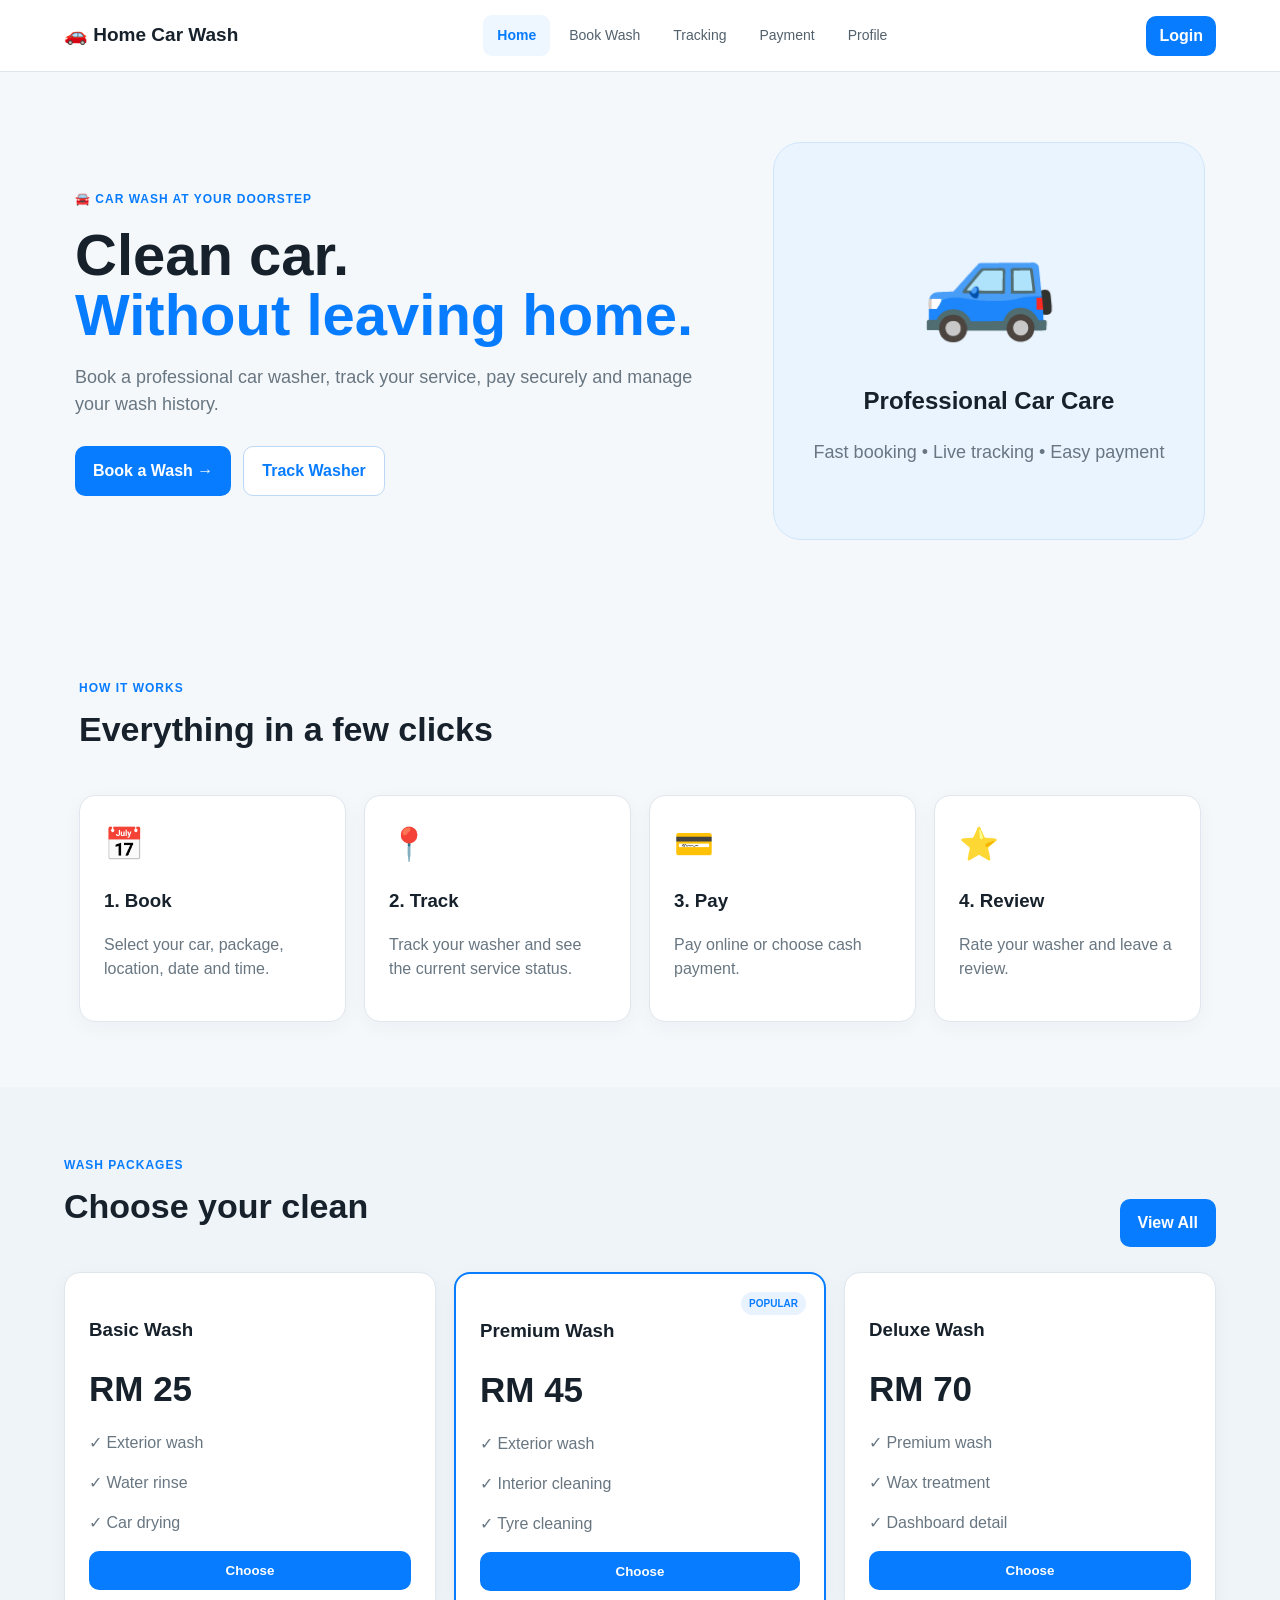
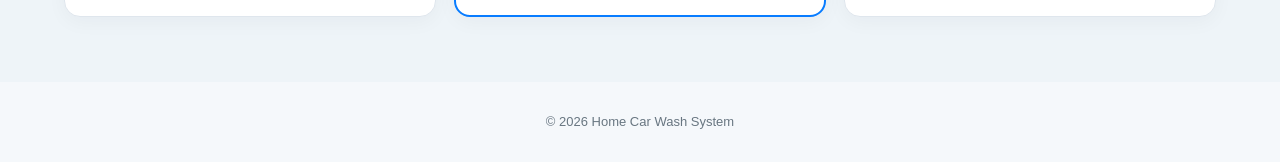
<file: index.HTML>
<!DOCTYPE html>
<html lang="en">
<head>
    <meta charset="UTF-8">
    <meta name="viewport" content="width=device-width, initial-scale=1.0">
    <title>Home Car Wash System</title>
    <link rel="stylesheet" href="style.css">
</head>

<body>

<header class="navbar">
    <a href="index.html" class="logo">🚗 Home Car Wash</a>

    <nav>
        <a class="active" href="index.html">Home</a>
        <a href="Booking.html">Book Wash</a>
        <a href="Wash Tracking.html">Tracking</a>
        <a href="Payment.html">Payment</a>
        <a href="Customer Profile.html">Profile</a>
    </nav>

    <a href="Customer Login.html" class="btn small">Login</a>
</header>

<section class="hero">
    <div class="hero-content">
        <span class="badge">🚘 CAR WASH AT YOUR DOORSTEP</span>

        <h1>
            Clean car.
            <span>Without leaving home.</span>
        </h1>

        <p>
            Book a professional car washer, track your service,
            pay securely and manage your wash history.
        </p>

        <div class="actions">
            <a href="Booking.html" class="btn">Book a Wash →</a>
            <a href="Wash Tracking.html" class="btn outline">
                Track Washer
            </a>
        </div>
    </div>

    <div class="hero-card">
        <div class="car-icon">🚙</div>
        <h2>Professional Car Care</h2>
        <p>
            Fast booking • Live tracking • Easy payment
        </p>
    </div>
</section>

<section class="section">
    <div class="section-title">
        <div>
            <span class="eyebrow">HOW IT WORKS</span>
            <h2>Everything in a few clicks</h2>
        </div>
    </div>

    <div class="grid four">

        <div class="card">
            <div class="icon">📅</div>
            <h3>1. Book</h3>
            <p>
                Select your car, package, location,
                date and time.
            </p>
        </div>

        <div class="card">
            <div class="icon">📍</div>
            <h3>2. Track</h3>
            <p>
                Track your washer and see the current
                service status.
            </p>
        </div>

        <div class="card">
            <div class="icon">💳</div>
            <h3>3. Pay</h3>
            <p>
                Pay online or choose cash payment.
            </p>
        </div>

        <div class="card">
            <div class="icon">⭐</div>
            <h3>4. Review</h3>
            <p>
                Rate your washer and leave a review.
            </p>
        </div>

    </div>
</section>

<section class="section light">

    <div class="section-title">
        <div>
            <span class="eyebrow">WASH PACKAGES</span>
            <h2>Choose your clean</h2>
        </div>

        <a href="Booking.html" class="btn">
            View All
        </a>
    </div>

    <div class="grid three">

        <div class="package card">
            <h3>Basic Wash</h3>
            <div class="price">RM 25</div>

            <p>✓ Exterior wash</p>
            <p>✓ Water rinse</p>
            <p>✓ Car drying</p>

            <button
                class="btn full"
                onclick="quickBook('Basic Wash')">
                Choose
            </button>
        </div>

        <div class="package card featured">

            <span class="tag">POPULAR</span>

            <h3>Premium Wash</h3>
            <div class="price">RM 45</div>

            <p>✓ Exterior wash</p>
            <p>✓ Interior cleaning</p>
            <p>✓ Tyre cleaning</p>

            <button
                class="btn full"
                onclick="quickBook('Premium Wash')">
                Choose
            </button>
        </div>

        <div class="package card">

            <h3>Deluxe Wash</h3>
            <div class="price">RM 70</div>

            <p>✓ Premium wash</p>
            <p>✓ Wax treatment</p>
            <p>✓ Dashboard detail</p>

            <button
                class="btn full"
                onclick="quickBook('Deluxe Wash')">
                Choose
            </button>
        </div>

    </div>
</section>

<footer>
    © 2026 Home Car Wash System
</footer>

<script src="script.js"></script>

</body>
</html>
</file>
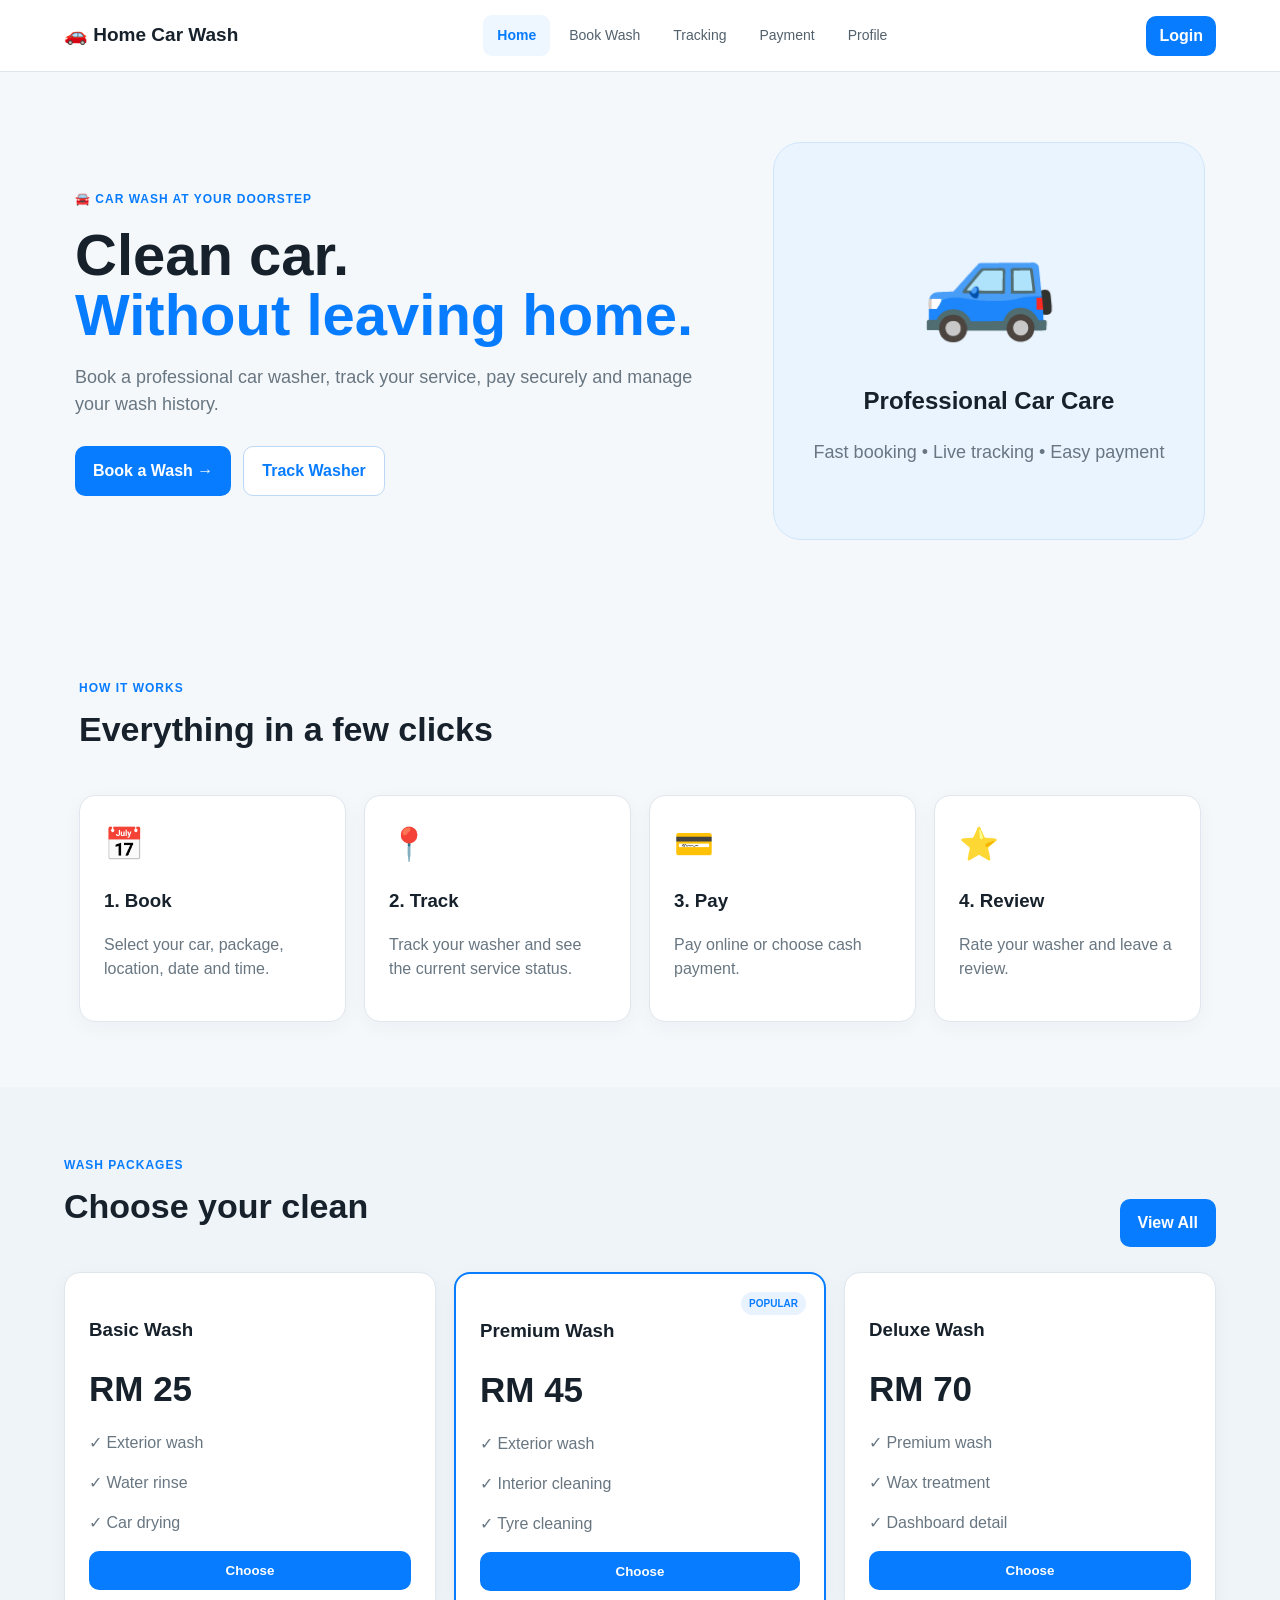
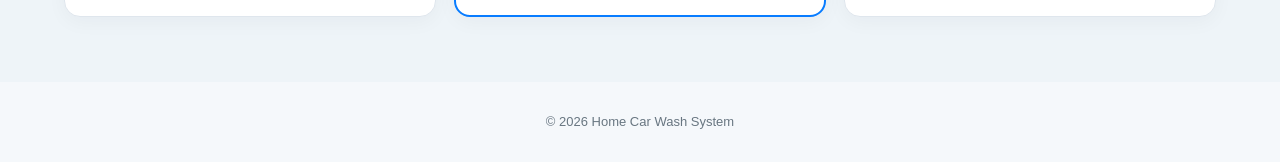
<file: index.html>
<!DOCTYPE html>
<html lang="en">
<head>
    <meta charset="UTF-8">
    <meta name="viewport" content="width=device-width, initial-scale=1.0">
    <title>Home Car Wash System</title>
    <link rel="stylesheet" href="style.css">
</head>

<body>

<header class="navbar">
    <a href="index.html" class="logo">🚗 Home Car Wash</a>

    <nav>
        <a class="active" href="index.html">Home</a>
        <a href="Booking.html">Book Wash</a>
        <a href="Wash Tracking.html">Tracking</a>
        <a href="Payment.html">Payment</a>
        <a href="Customer Profile.html">Profile</a>
    </nav>

    <a href="Customer Login.html" class="btn small">Login</a>
</header>

<section class="hero">
    <div class="hero-content">
        <span class="badge">🚘 CAR WASH AT YOUR DOORSTEP</span>

        <h1>
            Clean car.
            <span>Without leaving home.</span>
        </h1>

        <p>
            Book a professional car washer, track your service,
            pay securely and manage your wash history.
        </p>

        <div class="actions">
            <a href="Booking.html" class="btn">Book a Wash →</a>
            <a href="Wash Tracking.html" class="btn outline">
                Track Washer
            </a>
        </div>
    </div>

    <div class="hero-card">
        <div class="car-icon">🚙</div>
        <h2>Professional Car Care</h2>
        <p>
            Fast booking • Live tracking • Easy payment
        </p>
    </div>
</section>

<section class="section">
    <div class="section-title">
        <div>
            <span class="eyebrow">HOW IT WORKS</span>
            <h2>Everything in a few clicks</h2>
        </div>
    </div>

    <div class="grid four">

        <div class="card">
            <div class="icon">📅</div>
            <h3>1. Book</h3>
            <p>
                Select your car, package, location,
                date and time.
            </p>
        </div>

        <div class="card">
            <div class="icon">📍</div>
            <h3>2. Track</h3>
            <p>
                Track your washer and see the current
                service status.
            </p>
        </div>

        <div class="card">
            <div class="icon">💳</div>
            <h3>3. Pay</h3>
            <p>
                Pay online or choose cash payment.
            </p>
        </div>

        <div class="card">
            <div class="icon">⭐</div>
            <h3>4. Review</h3>
            <p>
                Rate your washer and leave a review.
            </p>
        </div>

    </div>
</section>

<section class="section light">

    <div class="section-title">
        <div>
            <span class="eyebrow">WASH PACKAGES</span>
            <h2>Choose your clean</h2>
        </div>

        <a href="Booking.html" class="btn">
            View All
        </a>
    </div>

    <div class="grid three">

        <div class="package card">
            <h3>Basic Wash</h3>
            <div class="price">RM 25</div>

            <p>✓ Exterior wash</p>
            <p>✓ Water rinse</p>
            <p>✓ Car drying</p>

            <button
                class="btn full"
                onclick="quickBook('Basic Wash')">
                Choose
            </button>
        </div>

        <div class="package card featured">

            <span class="tag">POPULAR</span>

            <h3>Premium Wash</h3>
            <div class="price">RM 45</div>

            <p>✓ Exterior wash</p>
            <p>✓ Interior cleaning</p>
            <p>✓ Tyre cleaning</p>

            <button
                class="btn full"
                onclick="quickBook('Premium Wash')">
                Choose
            </button>
        </div>

        <div class="package card">

            <h3>Deluxe Wash</h3>
            <div class="price">RM 70</div>

            <p>✓ Premium wash</p>
            <p>✓ Wax treatment</p>
            <p>✓ Dashboard detail</p>

            <button
                class="btn full"
                onclick="quickBook('Deluxe Wash')">
                Choose
            </button>
        </div>

    </div>
</section>

<footer>
    © 2026 Home Car Wash System
</footer>

<script src="script.js"></script>

</body>
</html>
</file>
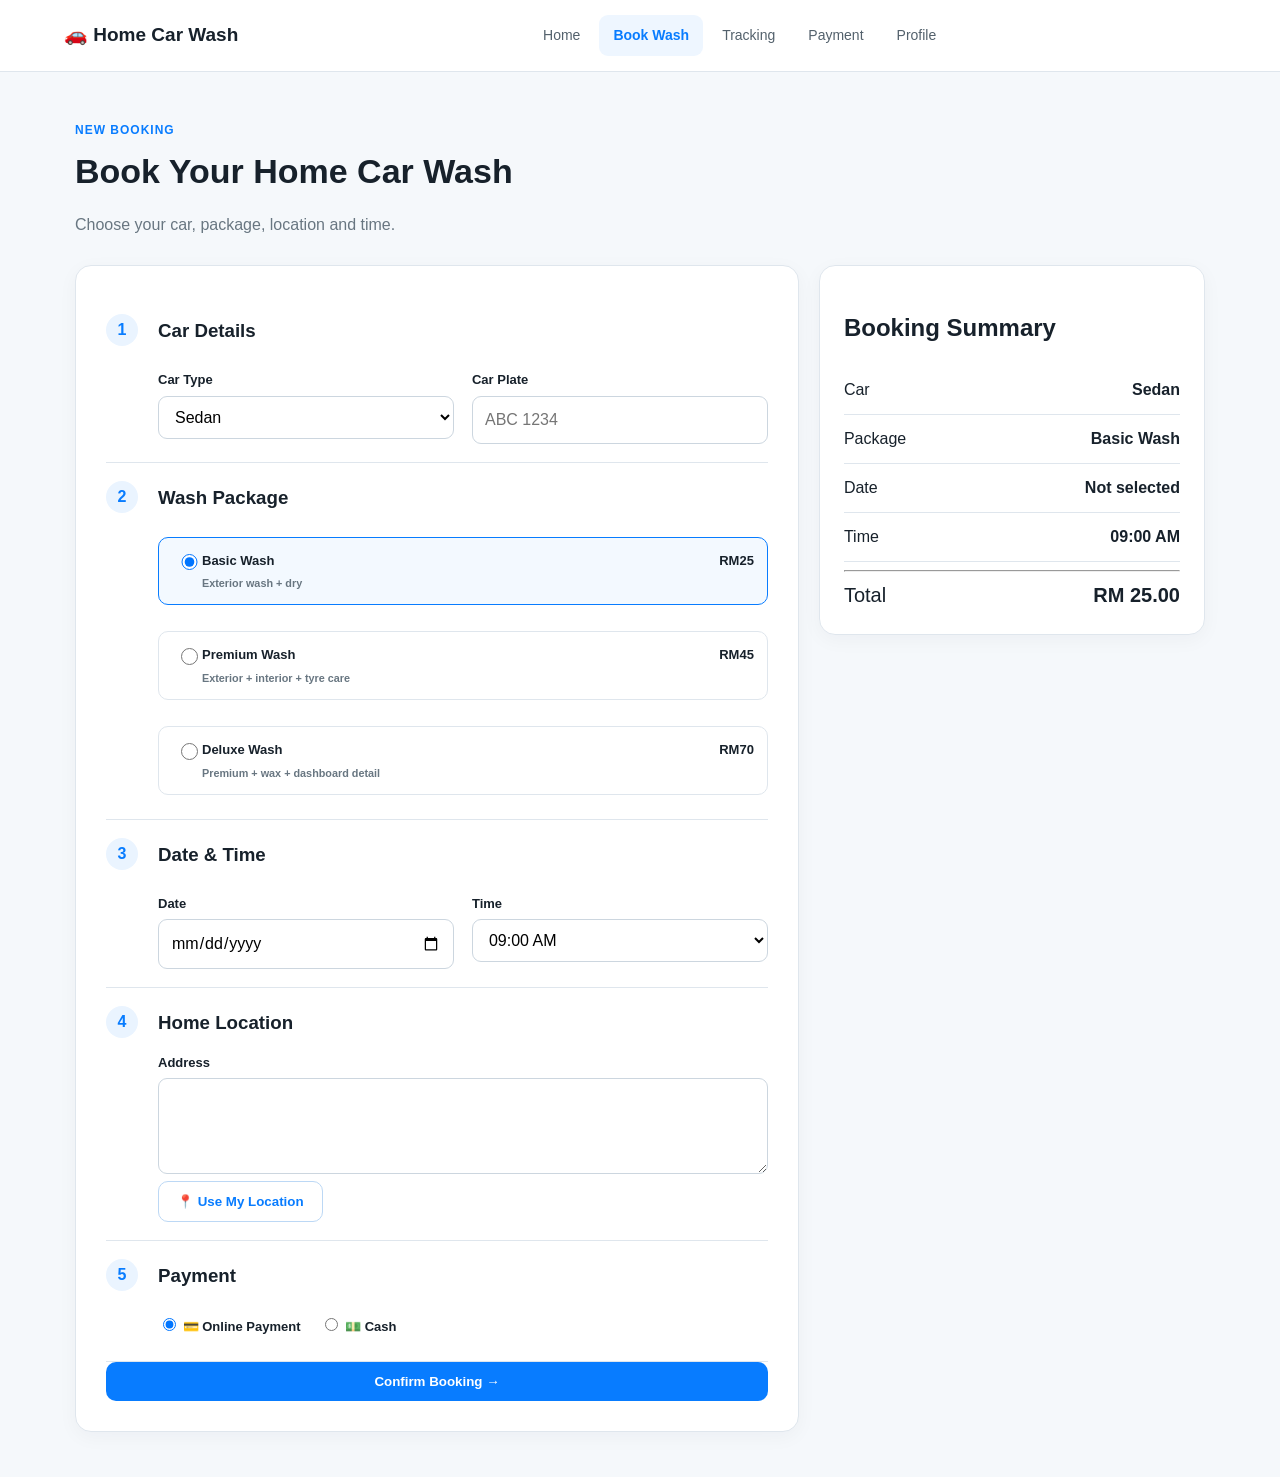
<file: booking.html>
<!DOCTYPE html>
<html lang="en">

<head>
    <meta charset="UTF-8">

    <meta
        name="viewport"
        content="width=device-width, initial-scale=1.0">

    <title>Book Car Wash</title>

    <link rel="stylesheet" href="style.css">
</head>

<body>

<header class="navbar">

    <a href="index.html" class="logo">
        🚗 Home Car Wash
    </a>

    <nav>
        <a href="index.html">Home</a>
        <a class="active" href="Booking.html">Book Wash</a>
        <a href="Wash Tracking.html">Tracking</a>
        <a href="Payment.html">Payment</a>
        <a href="Customer Profile.html">Profile</a>
    </nav>

</header>

<main class="container">

    <div class="page-head">

        <span class="eyebrow">
            NEW BOOKING
        </span>

        <h1>
            Book Your Home Car Wash
        </h1>

        <p>
            Choose your car, package, location and time.
        </p>

    </div>


    <div class="booking-layout">

        <form id="bookingForm" class="card form-card">

            <!-- CAR -->

            <div class="step">

                <span>1</span>

                <div>

                    <h3>Car Details</h3>

                    <div class="grid two">

                        <div>

                            <label>
                                Car Type
                            </label>

                            <select id="carType">

                                <option value="Sedan">
                                    Sedan
                                </option>

                                <option value="Hatchback">
                                    Hatchback
                                </option>

                                <option value="SUV">
                                    SUV / 4x4 (+RM10)
                                </option>

                                <option value="MPV">
                                    MPV / Van (+RM15)
                                </option>

                            </select>

                        </div>

                        <div>

                            <label>
                                Car Plate
                            </label>

                            <input
                                id="plate"
                                placeholder="ABC 1234"
                                required
                            >

                        </div>

                    </div>

                </div>

            </div>


            <!-- PACKAGE -->

            <div class="step">

                <span>2</span>

                <div>

                    <h3>
                        Wash Package
                    </h3>

                    <div class="package-options">

                        <label class="option">

                            <input
                                type="radio"
                                name="package"
                                value="Basic Wash"
                                data-price="25"
                                checked
                            >

                            <b>Basic Wash</b>

                            <strong>
                                RM25
                            </strong>

                            <small>
                                Exterior wash + dry
                            </small>

                        </label>


                        <label class="option">

                            <input
                                type="radio"
                                name="package"
                                value="Premium Wash"
                                data-price="45"
                            >

                            <b>Premium Wash</b>

                            <strong>
                                RM45
                            </strong>

                            <small>
                                Exterior + interior + tyre care
                            </small>

                        </label>


                        <label class="option">

                            <input
                                type="radio"
                                name="package"
                                value="Deluxe Wash"
                                data-price="70"
                            >

                            <b>Deluxe Wash</b>

                            <strong>
                                RM70
                            </strong>

                            <small>
                                Premium + wax + dashboard detail
                            </small>

                        </label>

                    </div>

                </div>

            </div>


            <!-- DATE -->

            <div class="step">

                <span>3</span>

                <div>

                    <h3>
                        Date & Time
                    </h3>

                    <div class="grid two">

                        <div>

                            <label>
                                Date
                            </label>

                            <input
                                type="date"
                                id="date"
                                required
                            >

                        </div>

                        <div>

                            <label>
                                Time
                            </label>

                            <select id="time">

                                <option>
                                    09:00 AM
                                </option>

                                <option>
                                    10:30 AM
                                </option>

                                <option>
                                    12:00 PM
                                </option>

                                <option>
                                    02:00 PM
                                </option>

                                <option>
                                    03:30 PM
                                </option>

                                <option>
                                    05:00 PM
                                </option>

                                <option>
                                    06:30 PM
                                </option>

                            </select>

                        </div>

                    </div>

                </div>

            </div>


            <!-- LOCATION -->

            <div class="step">

                <span>4</span>

                <div>

                    <h3>
                        Home Location
                    </h3>

                    <label>
                        Address
                    </label>

                    <textarea
                        id="address"
                        rows="3"
                        placeholder="House number, street, area"
                        required>
                    </textarea>

                    <button
                        type="button"
                        class="btn outline"
                        onclick="useLocation()">

                        📍 Use My Location

                    </button>

                </div>

            </div>


            <!-- PAYMENT -->

            <div class="step">

                <span>5</span>

                <div>

                    <h3>
                        Payment
                    </h3>

                    <div class="radio-row">

                        <label>

                            <input
                                type="radio"
                                name="pay"
                                value="Online"
                                checked
                            >

                            💳 Online Payment

                        </label>

                        <label>

                            <input
                                type="radio"
                                name="pay"
                                value="Cash"
                            >

                            💵 Cash

                        </label>

                    </div>

                </div>

            </div>


            <button
                class="btn full"
                type="submit">

                Confirm Booking →

            </button>

        </form>


        <!-- SUMMARY -->

        <aside class="card summary">

            <h2>
                Booking Summary
            </h2>

            <div id="summary"></div>

            <hr>

            <div class="total">

                <span>
                    Total
                </span>

                <strong id="total">
                    RM25.00
                </strong>

            </div>

        </aside>

    </div>

</main>

<script src="script.js"></script>

</body>
</html>
</file>
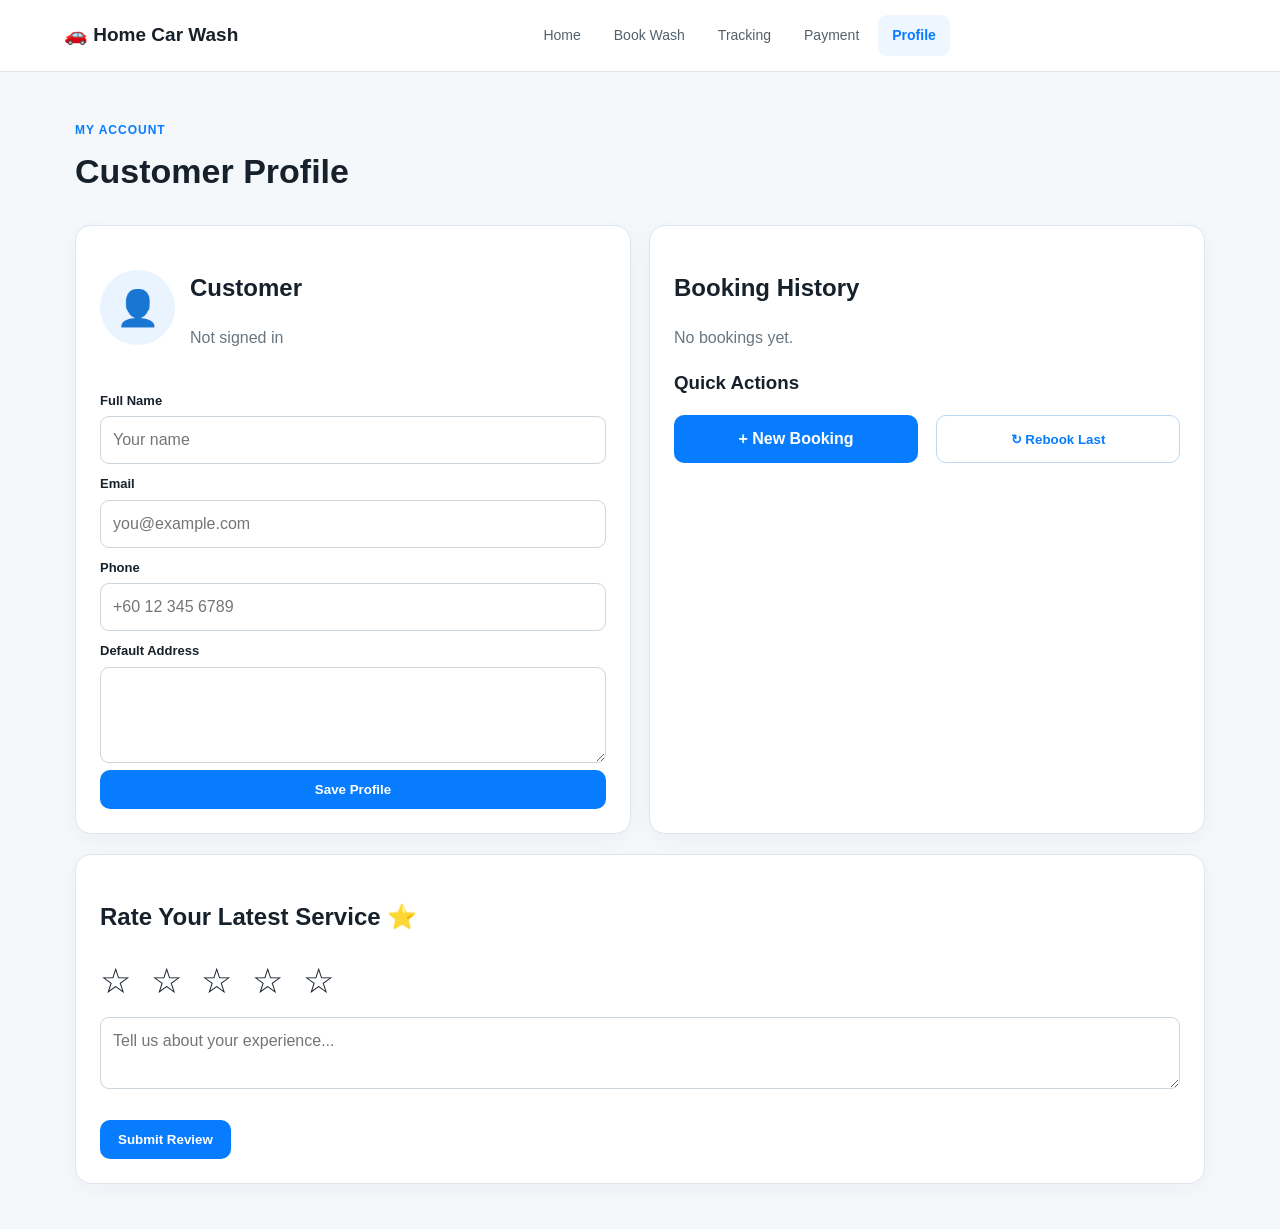
<file: Customer profile.html>
<!DOCTYPE html>
<html lang="en">

<head>

<meta charset="UTF-8">

<meta
    name="viewport"
    content="width=device-width, initial-scale=1.0">

<title>Customer Profile</title>

<link rel="stylesheet" href="style.css">

</head>

<body>

<header class="navbar">

<a href="index.html" class="logo">
    🚗 Home Car Wash
</a>

<nav>

<a href="index.html">
    Home
</a>

<a href="Booking.html">
    Book Wash
</a>

<a href="Wash Tracking.html">
    Tracking
</a>

<a href="Payment.html">
    Payment
</a>

<a class="active" href="Customer Profile.html">
    Profile
</a>

</nav>

</header>


<main class="container">

<div class="page-head">

<span class="eyebrow">
    MY ACCOUNT
</span>

<h1>
    Customer Profile
</h1>

</div>


<div class="grid two">


<section class="card">

<div class="profile-top">

<div class="avatar large">
    👤
</div>

<div>

<h2 id="profileName">
    Customer
</h2>

<p id="profileEmail">
    Not signed in
</p>

</div>

</div>


<form id="profileForm">

<label>
    Full Name
</label>

<input
    id="name"
    placeholder="Your name"
    required>


<label>
    Email
</label>

<input
    id="email"
    type="email"
    placeholder="you@example.com"
    required>


<label>
    Phone
</label>

<input
    id="phone"
    placeholder="+60 12 345 6789">


<label>
    Default Address
</label>

<textarea
    id="profileAddress"
    rows="3">
</textarea>


<button class="btn full">
    Save Profile
</button>

</form>

</section>


<section class="card">

<h2>
    Booking History
</h2>

<div id="historyBookings">
</div>


<h3>
    Quick Actions
</h3>

<div class="grid two">

<a
    class="btn"
    href="Booking.html">

    + New Booking

</a>


<button
    class="btn outline"
    onclick="rebookLast()">

    ↻ Rebook Last

</button>

</div>

</section>

</div>


<section class="card review-card">

<h2>
    Rate Your Latest Service ⭐
</h2>

<div
    class="stars"
    id="stars">

    ☆ ☆ ☆ ☆ ☆

</div>


<textarea
    id="reviewText"
    placeholder="Tell us about your experience...">
</textarea>


<br><br>

<button
    class="btn"
    onclick="submitReview()">

    Submit Review

</button>

</section>

</main>

<script src="script.js"></script>

</body>
</html>
</file>
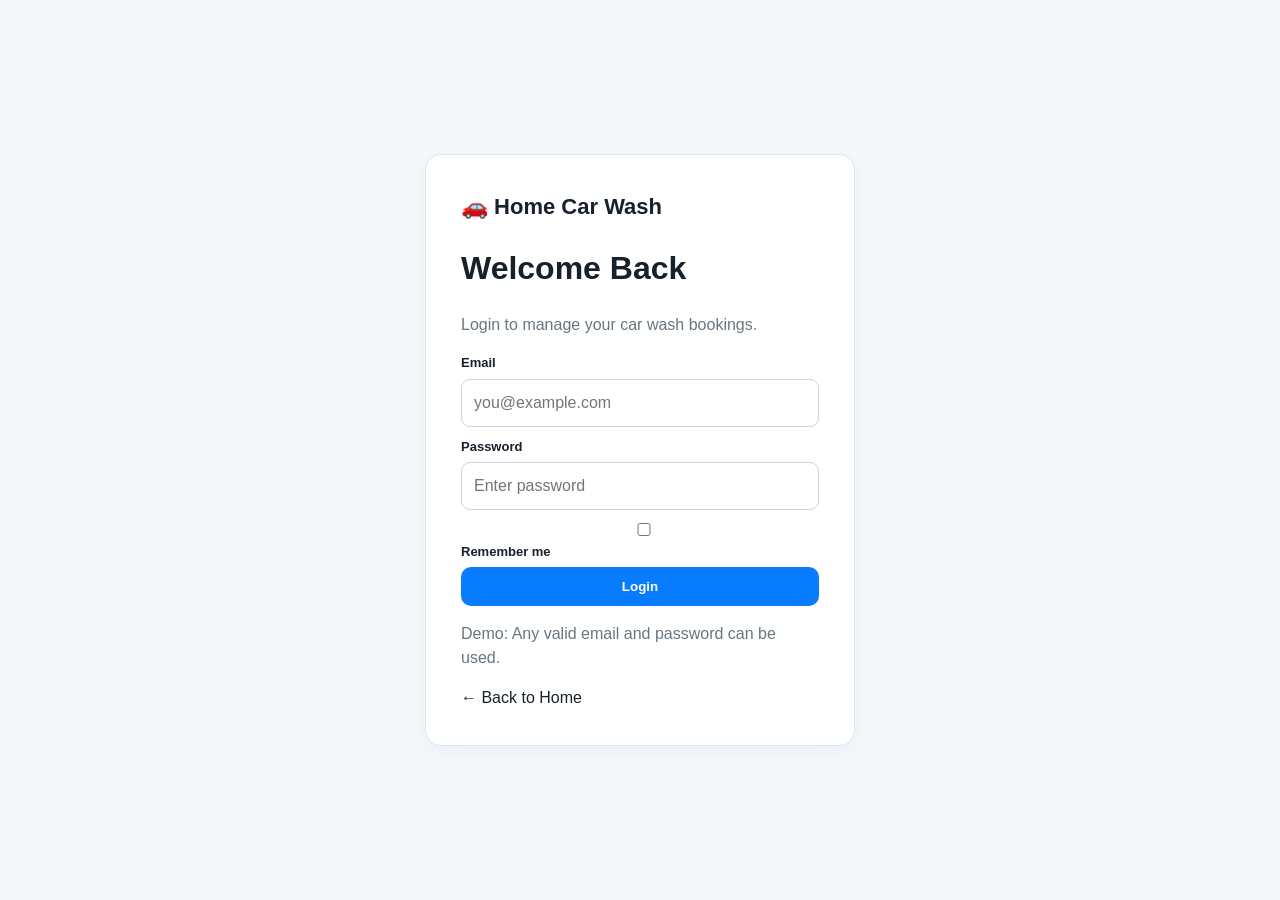
<file: login.html>
<!DOCTYPE html>
<html lang="en">

<head>
    <meta charset="UTF-8">
    <meta name="viewport" content="width=device-width, initial-scale=1.0">

    <title>Customer Login</title>

    <link rel="stylesheet" href="style.css">
</head>

<body class="center-page">

<div class="login-card card">

    <div class="logo big">
        🚗 Home Car Wash
    </div>

    <h1>Welcome Back</h1>

    <p>
        Login to manage your car wash bookings.
    </p>

    <form id="loginForm">

        <label>Email</label>

        <input
            id="loginEmail"
            type="email"
            placeholder="you@example.com"
            required
        >

        <label>Password</label>

        <input
            type="password"
            placeholder="Enter password"
            required
        >

        <label class="check">
            <input type="checkbox">
            Remember me
        </label>

        <button class="btn full">
            Login
        </button>

    </form>

    <p class="center">
        Demo: Any valid email and password can be used.
    </p>

    <a href="index.html">
        ← Back to Home
    </a>

</div>

<script src="script.js"></script>

</body>
</html>
</file>
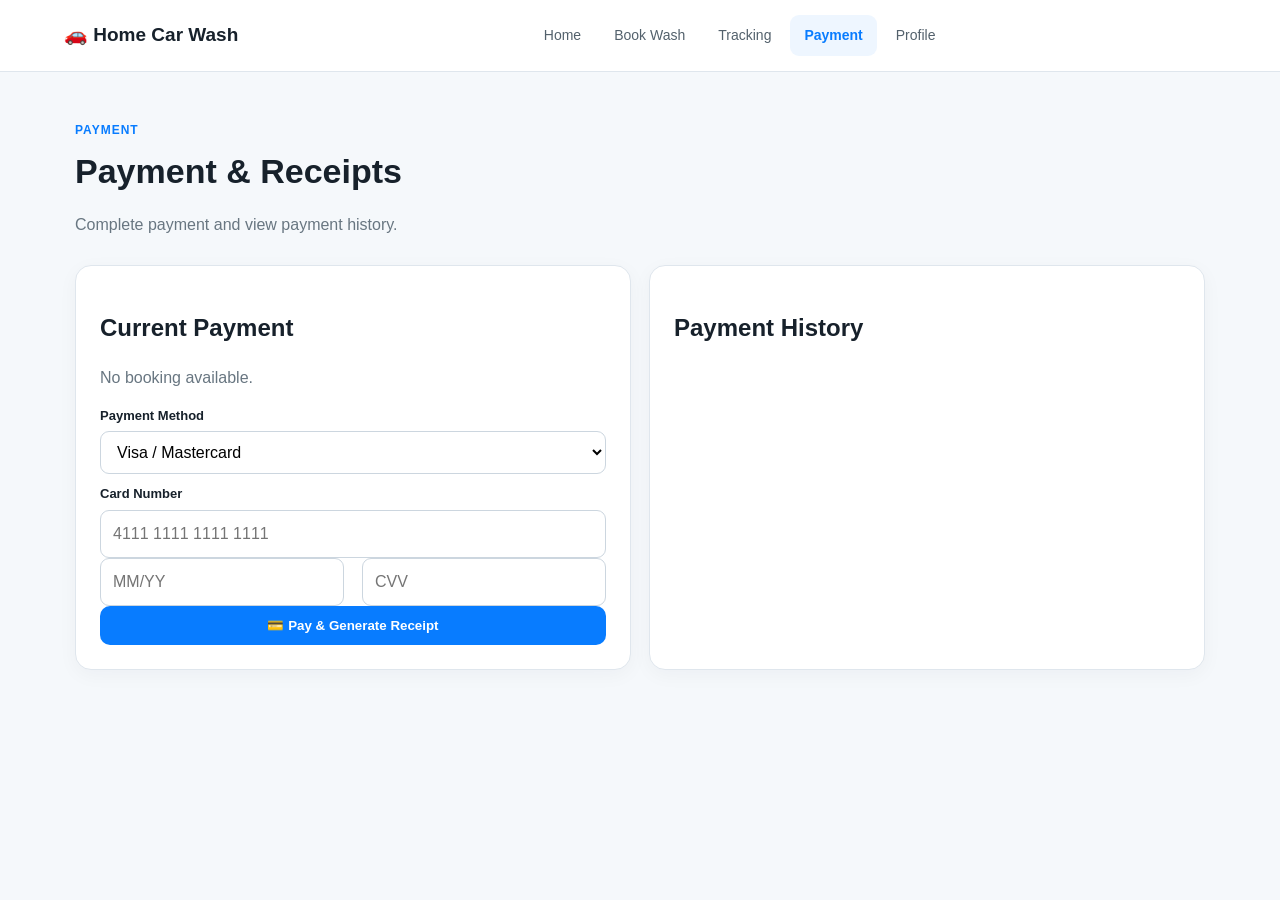
<file: payment.html>
<!DOCTYPE html>
<html lang="en">

<head>

<meta charset="UTF-8">

<meta
    name="viewport"
    content="width=device-width, initial-scale=1.0">

<title>Payment</title>

<link rel="stylesheet" href="style.css">

</head>

<body>

<header class="navbar">

<a href="index.html" class="logo">
    🚗 Home Car Wash
</a>

<nav>

<a href="index.html">
    Home
</a>

<a href="Booking.html">
    Book Wash
</a>

<a href="Wash Tracking.html">
    Tracking
</a>

<a class="active" href="Payment.html">
    Payment
</a>

<a href="Customer Profile.html">
    Profile
</a>

</nav>

</header>


<main class="container">

<div class="page-head">

<span class="eyebrow">
    PAYMENT
</span>

<h1>
    Payment & Receipts
</h1>

<p>
    Complete payment and view payment history.
</p>

</div>


<div class="grid two">


<section class="card">

<h2>
    Current Payment
</h2>

<div id="paymentBox">
</div>


<form id="paymentForm">

<label>
    Payment Method
</label>

<select id="paymentMethod">

<option>
    Visa / Mastercard
</option>

<option>
    Online Banking
</option>

<option>
    E-Wallet
</option>

<option>
    Cash
</option>

</select>


<div id="cardFields">

<label>
    Card Number
</label>

<input
    placeholder="4111 1111 1111 1111">


<div class="grid two">

<input
    placeholder="MM/YY">

<input
    placeholder="CVV">

</div>

</div>


<button
    class="btn full">

    💳 Pay & Generate Receipt

</button>

</form>

</section>


<section class="card">

<h2>
    Payment History
</h2>

<div id="history">
</div>

</section>

</div>

</main>

<script src="script.js"></script>

</body>
</html>
</file>
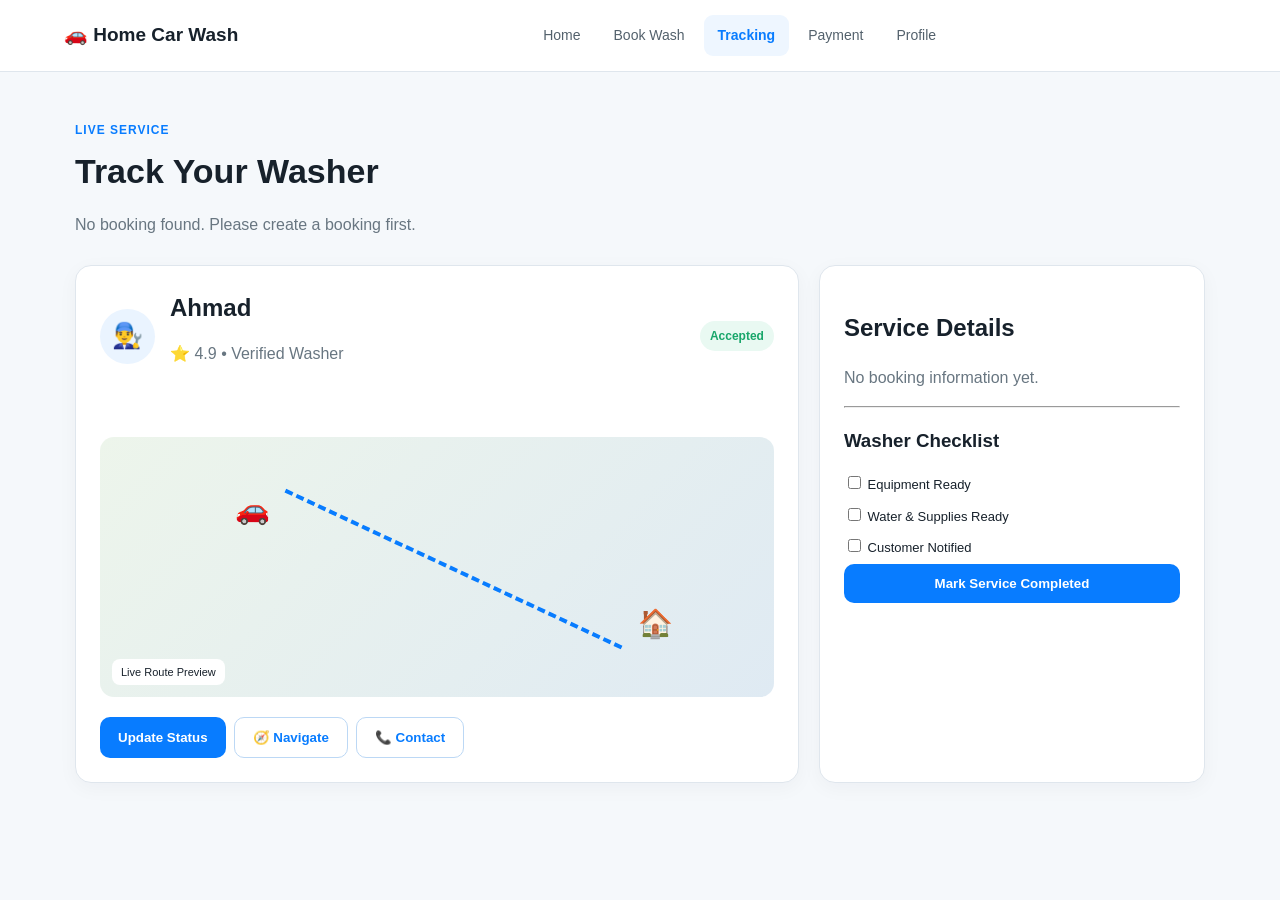
<file: tracking.html>
<!DOCTYPE html>
<html lang="en">

<head>
    <meta charset="UTF-8">
    <meta name="viewport" content="width=device-width, initial-scale=1.0">

    <title>Wash Tracking</title>

    <link rel="stylesheet" href="style.css">
</head>

<body>

<header class="navbar">

    <a href="index.html" class="logo">
        🚗 Home Car Wash
    </a>

    <nav>
        <a href="index.html">Home</a>
        <a href="Booking.html">Book Wash</a>
        <a class="active" href="Wash Tracking.html">Tracking</a>
        <a href="Payment.html">Payment</a>
        <a href="Customer Profile.html">Profile</a>
    </nav>

</header>


<main class="container">

    <div class="page-head">

        <span class="eyebrow">
            LIVE SERVICE
        </span>

        <h1>
            Track Your Washer
        </h1>

        <p id="trackBooking">
            Loading booking...
        </p>

    </div>


    <div class="tracking-layout">

        <section class="card">

            <div class="washer-head">

                <div class="avatar">
                    👨‍🔧
                </div>

                <div>

                    <h2 id="washerName">
                        Ahmad
                    </h2>

                    <p>
                        ⭐ 4.9 • Verified Washer
                    </p>

                </div>

                <span
                    class="status-pill"
                    id="statusPill">

                    Accepted

                </span>

            </div>


            <div
                class="progress"
                id="progress">
            </div>


            <div class="map">

                <div class="map-pin customer">
                    🏠
                </div>

                <div class="route"></div>

                <div class="map-pin washer">
                    🚗
                </div>

                <div class="map-label">
                    Live Route Preview
                </div>

            </div>


            <div class="track-actions">

                <button
                    class="btn"
                    onclick="nextStatus()">

                    Update Status

                </button>


                <button
                    class="btn outline"
                    onclick="navigateToCustomer()">

                    🧭 Navigate

                </button>


                <button
                    class="btn outline"
                    onclick="contactWasher()">

                    📞 Contact

                </button>

            </div>

        </section>


        <section class="card">

            <h2>
                Service Details
            </h2>

            <div id="serviceDetails">

                <p>
                    No booking information yet.
                </p>

            </div>


            <hr>


            <h3>
                Washer Checklist
            </h3>


            <label class="task">

                <input type="checkbox">

                Equipment Ready

            </label>


            <label class="task">

                <input type="checkbox">

                Water & Supplies Ready

            </label>


            <label class="task">

                <input type="checkbox">

                Customer Notified

            </label>


            <button
                class="btn full"
                onclick="completeWash()">

                Mark Service Completed

            </button>

        </section>

    </div>

</main>


<script src="script.js"></script>

</body>

</html>
</file>
<file: style.css>
:root {
    --primary: #087cff;
    --primary-dark: #075dcc;
    --text: #17212b;
    --muted: #687681;
    --background: #f5f8fb;
    --white: #ffffff;
    --border: #dfe6ed;
    --success: #18a66a;
}

* {
    box-sizing: border-box;
}

body {
    margin: 0;
    font-family:
        Arial,
        Helvetica,
        sans-serif;

    background: var(--background);
    color: var(--text);
    line-height: 1.5;
}

a {
    text-decoration: none;
    color: inherit;
}


/* NAVBAR */

.navbar {
    height: 72px;

    background: white;

    border-bottom:
        1px solid var(--border);

    display: flex;

    align-items: center;

    padding: 0 5%;

    gap: 25px;

    position: sticky;

    top: 0;

    z-index: 10;
}

.logo {
    font-size: 19px;

    font-weight: 800;

    white-space: nowrap;
}

.navbar nav {
    flex: 1;

    display: flex;

    justify-content: center;

    gap: 5px;
}

.navbar nav a {
    padding: 10px 14px;

    border-radius: 9px;

    font-size: 14px;

    color: #53616c;
}

.navbar nav a:hover,
.navbar nav a.active {
    background: #eef6ff;

    color: var(--primary);

    font-weight: bold;
}


/* BUTTONS */

.btn {
    display: inline-flex;

    align-items: center;

    justify-content: center;

    padding: 12px 18px;

    border: none;

    border-radius: 10px;

    background: var(--primary);

    color: white;

    font-weight: bold;

    cursor: pointer;

    transition: 0.2s;
}

.btn:hover {
    background: var(--primary-dark);

    transform:
        translateY(-1px);
}

.btn.outline {
    background: white;

    color: var(--primary);

    border:
        1px solid #bcd8f5;
}

.btn.small {
    padding: 8px 13px;
}

.btn.full {
    width: 100%;
}


/* HERO */

.hero {
    max-width: 1180px;

    margin: auto;

    min-height: 520px;

    display: grid;

    grid-template-columns:
        1.2fr 0.8fr;

    align-items: center;

    gap: 50px;

    padding: 70px 25px;
}

.hero h1 {
    font-size: 58px;

    line-height: 1.05;

    margin: 15px 0;
}

.hero h1 span {
    color: var(--primary);

    display: block;
}

.hero p {
    max-width: 620px;

    color: var(--muted);

    font-size: 18px;
}

.badge {
    font-size: 12px;

    font-weight: bold;

    color: var(--primary);

    letter-spacing: 1px;
}

.actions {
    display: flex;

    gap: 12px;

    margin-top: 28px;
}

.hero-card {
    background: #eaf4ff;

    border:
        1px solid #cfe5fb;

    border-radius: 28px;

    padding: 55px 30px;

    text-align: center;
}

.car-icon {
    font-size: 110px;
}


/* SECTIONS */

.section {
    padding: 65px 5%;

    max-width: 1250px;

    margin: auto;
}

.section.light {
    max-width: none;

    background: #eef4f8;
}

.section-title {
    display: flex;

    justify-content: space-between;

    align-items: end;

    margin-bottom: 25px;
}

.section h2,
.page-head h1 {
    font-size: 34px;

    margin:
        5px 0 15px;
}

.eyebrow {
    font-size: 12px;

    font-weight: bold;

    letter-spacing: 1px;

    color: var(--primary);
}


/* GRID */

.grid {
    display: grid;

    gap: 18px;
}

.four {
    grid-template-columns:
        repeat(4, 1fr);
}

.three {
    grid-template-columns:
        repeat(3, 1fr);
}

.two {
    grid-template-columns:
        repeat(2, 1fr);
}


/* CARD */

.card {
    background: white;

    border:
        1px solid var(--border);

    border-radius: 16px;

    padding: 24px;

    box-shadow:
        0 5px 20px
        rgba(23, 33, 43, 0.04);
}

.card p {
    color: var(--muted);
}

.icon {
    font-size: 32px;
}


/* PACKAGE */

.package {
    position: relative;
}

.package .price {
    font-size: 35px;

    font-weight: 800;

    margin: 12px 0;
}

.featured {
    border:
        2px solid var(--primary);
}

.tag {
    position: absolute;

    right: 18px;

    top: 18px;

    background: #e8f3ff;

    color: var(--primary);

    padding: 4px 8px;

    border-radius: 20px;

    font-size: 10px;

    font-weight: bold;
}


/* FOOTER */

footer {
    text-align: center;

    padding: 30px;

    color: var(--muted);

    font-size: 13px;
}


/* GENERAL */

.container {
    max-width: 1180px;

    margin: auto;

    padding:
        45px 25px;
}

.page-head {
    margin-bottom: 28px;
}

.page-head p {
    color: var(--muted);
}


/* BOOKING */

.booking-layout {
    display: grid;

    grid-template-columns:
        1.5fr 0.8fr;

    gap: 20px;
}

.form-card {
    padding: 30px;
}

.step {
    display: grid;

    grid-template-columns:
        38px 1fr;

    gap: 14px;

    padding: 18px 0;

    border-bottom:
        1px solid var(--border);
}

.step > span {
    width: 32px;

    height: 32px;

    border-radius: 50%;

    display: grid;

    place-items: center;

    background: #eaf4ff;

    color: var(--primary);

    font-weight: bold;
}

.step h3 {
    margin:
        3px 0 15px;
}


/* FORMS */

label {
    display: block;

    font-weight: 600;

    font-size: 13px;

    margin:
        10px 0 6px;
}

input,
select,
textarea {
    width: 100%;

    padding: 11px 12px;

    border:
        1px solid #ccd6df;

    border-radius: 9px;

    font: inherit;

    background: white;
}

input:focus,
select:focus,
textarea:focus {
    outline:
        2px solid #cfe5ff;

    border-color:
        var(--primary);
}


/* PACKAGE OPTIONS */

.package-options {
    display: grid;

    gap: 10px;
}

.option {
    border:
        1px solid var(--border);

    border-radius: 10px;

    padding: 13px;

    display: grid;

    grid-template-columns:
        25px 1fr auto;

    gap: 5px;

    cursor: pointer;
}

.option small {
    grid-column:
        2 / 4;

    color: var(--muted);
}

.option:has(input:checked) {
    border-color:
        var(--primary);

    background: #f3f9ff;
}

.radio-row {
    display: flex;

    gap: 20px;
}

.radio-row input {
    width: auto;
}


/* SUMMARY */

.summary {
    height: max-content;

    position: sticky;

    top: 90px;
}

.service-row,
.history-row {
    padding: 12px 0;

    border-bottom:
        1px solid var(--border);

    display: flex;

    justify-content:
        space-between;

    gap: 10px;
}

.total {
    display: flex;

    justify-content:
        space-between;

    font-size: 20px;
}


/* TRACKING */

.tracking-layout {
    display: grid;

    grid-template-columns:
        1.5fr 0.8fr;

    gap: 20px;
}

.washer-head {
    display: flex;

    align-items: center;

    gap: 15px;
}

.washer-head h2 {
    margin: 0;
}

.avatar {
    width: 55px;

    height: 55px;

    background: #eaf4ff;

    border-radius: 50%;

    display: grid;

    place-items: center;

    font-size: 25px;
}

.avatar.large {
    width: 75px;

    height: 75px;

    font-size: 35px;
}

.status-pill {
    margin-left: auto;

    background: #e9f9f2;

    color: var(--success);

    padding: 6px 10px;

    border-radius: 20px;

    font-size: 12px;

    font-weight: bold;
}


/* PROGRESS */

.progress {
    display: flex;

    justify-content:
        space-between;

    margin:
        35px 0 20px;
}

.pstep {
    text-align: center;

    font-size: 11px;

    color: var(--muted);

    width: 20%;
}

.dot {
    width: 30px;

    height: 30px;

    border-radius: 50%;

    background: #dfe6ed;

    margin:
        auto auto 6px;

    display: grid;

    place-items: center;
}

.pstep.done .dot {
    background:
        var(--success);

    color: white;
}

.pstep.current .dot {
    background:
        var(--primary);

    color: white;
}


/* MAP */

.map {
    height: 260px;

    border-radius: 14px;

    background:
        linear-gradient(
            135deg,
            #edf5eb,
            #dfeaf3
        );

    position: relative;

    overflow: hidden;

    margin:
        20px 0;
}

.map-pin {
    position: absolute;

    font-size: 28px;

    z-index: 2;
}

.customer {
    right: 15%;

    bottom: 20%;
}

.washer {
    left: 20%;

    top: 20%;
}

.route {
    position: absolute;

    border-top:
        4px dashed var(--primary);

    width: 55%;

    transform:
        rotate(25deg);

    left: 25%;

    top: 50%;
}

.map-label {
    position: absolute;

    bottom: 12px;

    left: 12px;

    background: white;

    padding: 5px 9px;

    border-radius: 8px;

    font-size: 11px;
}

.track-actions {
    display: flex;

    gap: 8px;

    flex-wrap: wrap;
}

.task {
    font-weight: 500;
}

.task input {
    width: auto;
}


/* LOGIN */

.center-page {
    min-height: 100vh;

    display: grid;

    place-items: center;
}

.login-card {
    width:
        min(430px, 92%);

    padding: 35px;
}

.big {
    font-size: 22px;
}


/* PROFILE */

.profile-top {
    display: flex;

    align-items: center;

    gap: 15px;

    margin-bottom: 25px;
}

.review-card {
    margin-top: 20px;
}

.stars {
    font-size: 35px;

    letter-spacing: 5px;

    cursor: pointer;

    margin: 10px 0;
}


/* MOBILE */

@media (max-width: 800px) {

    .navbar {
        padding:
            0 15px;
    }

    .navbar nav {
        display: none;
    }

    .hero {
        grid-template-columns: 1fr;

        padding:
            45px 20px;
    }

    .hero h1 {
        font-size: 43px;
    }

    .four,
    .three,
    .two,
    .booking-layout,
    .tracking-layout {
        grid-template-columns: 1fr;
    }

    .section {
        padding:
            45px 20px;
    }

    .container {
        padding:
            35px 15px;
    }

    .summary {
        position: static;
    }

}
</file>
